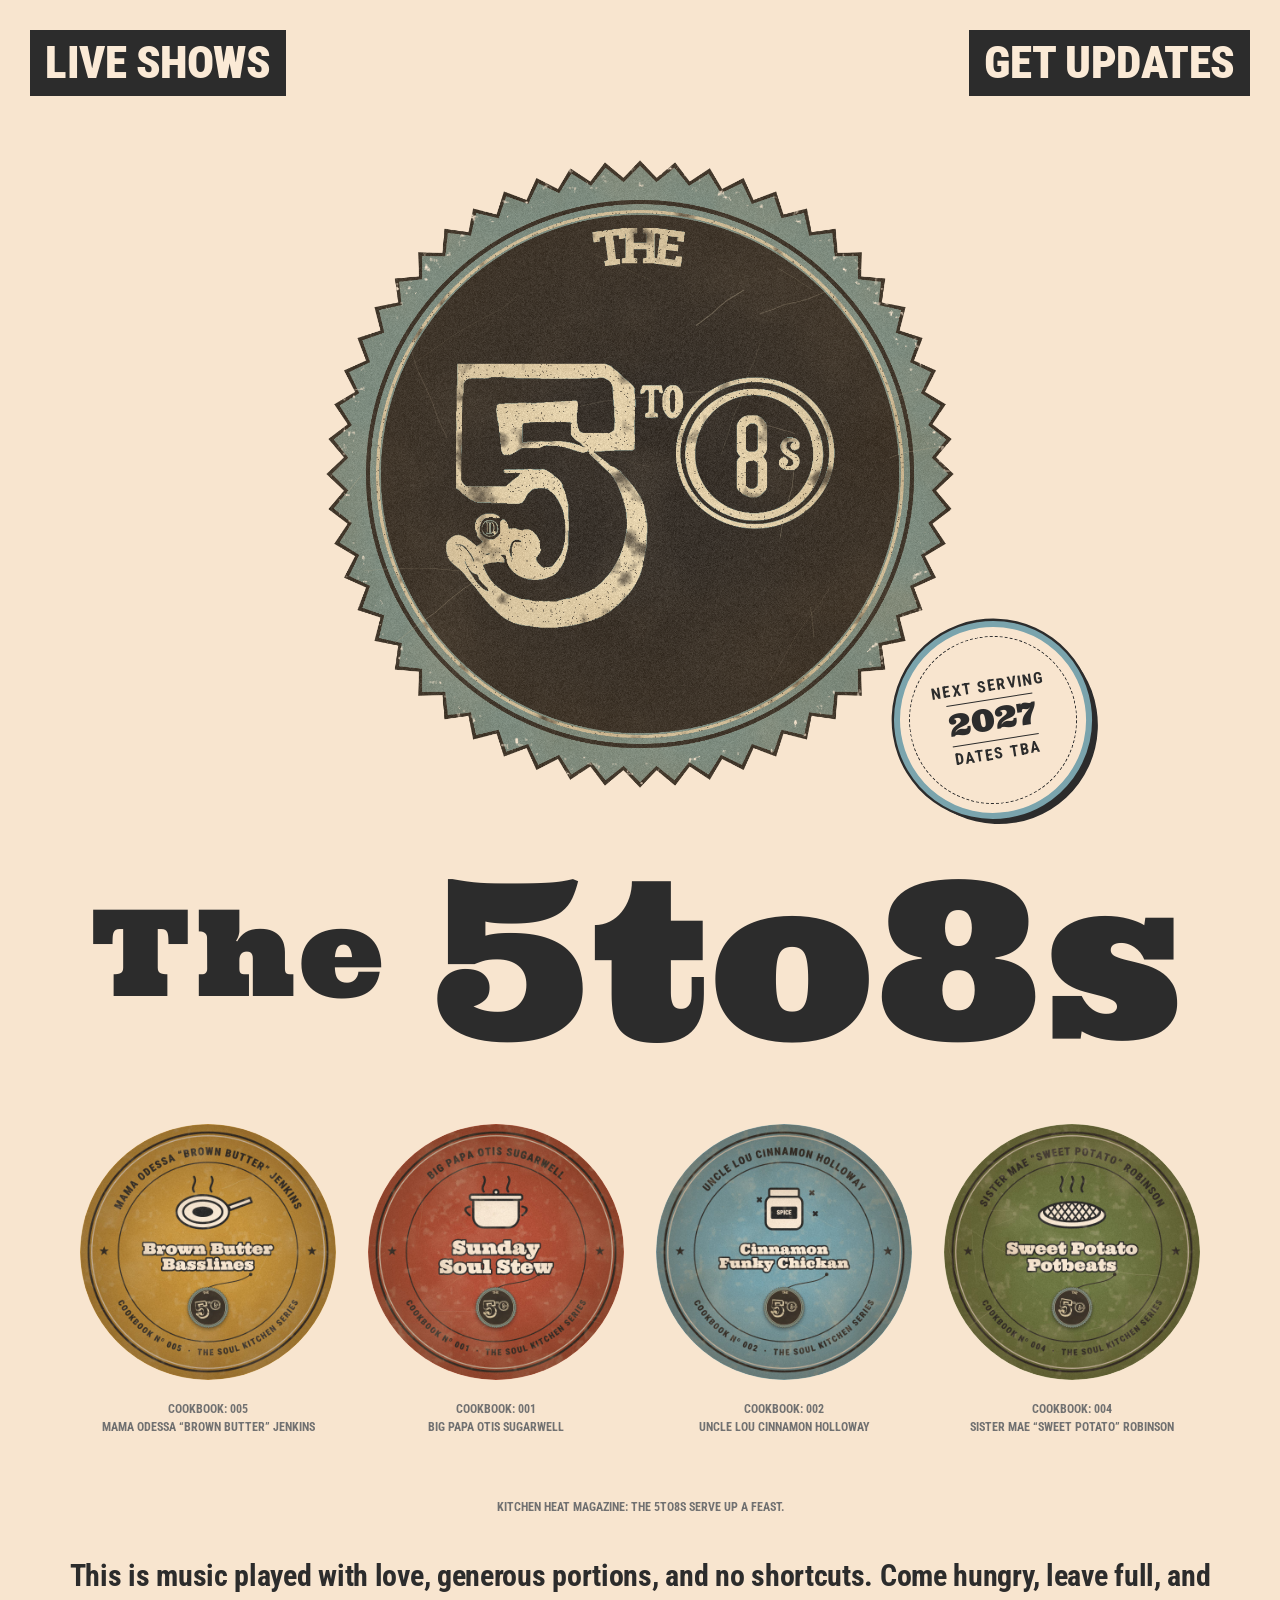
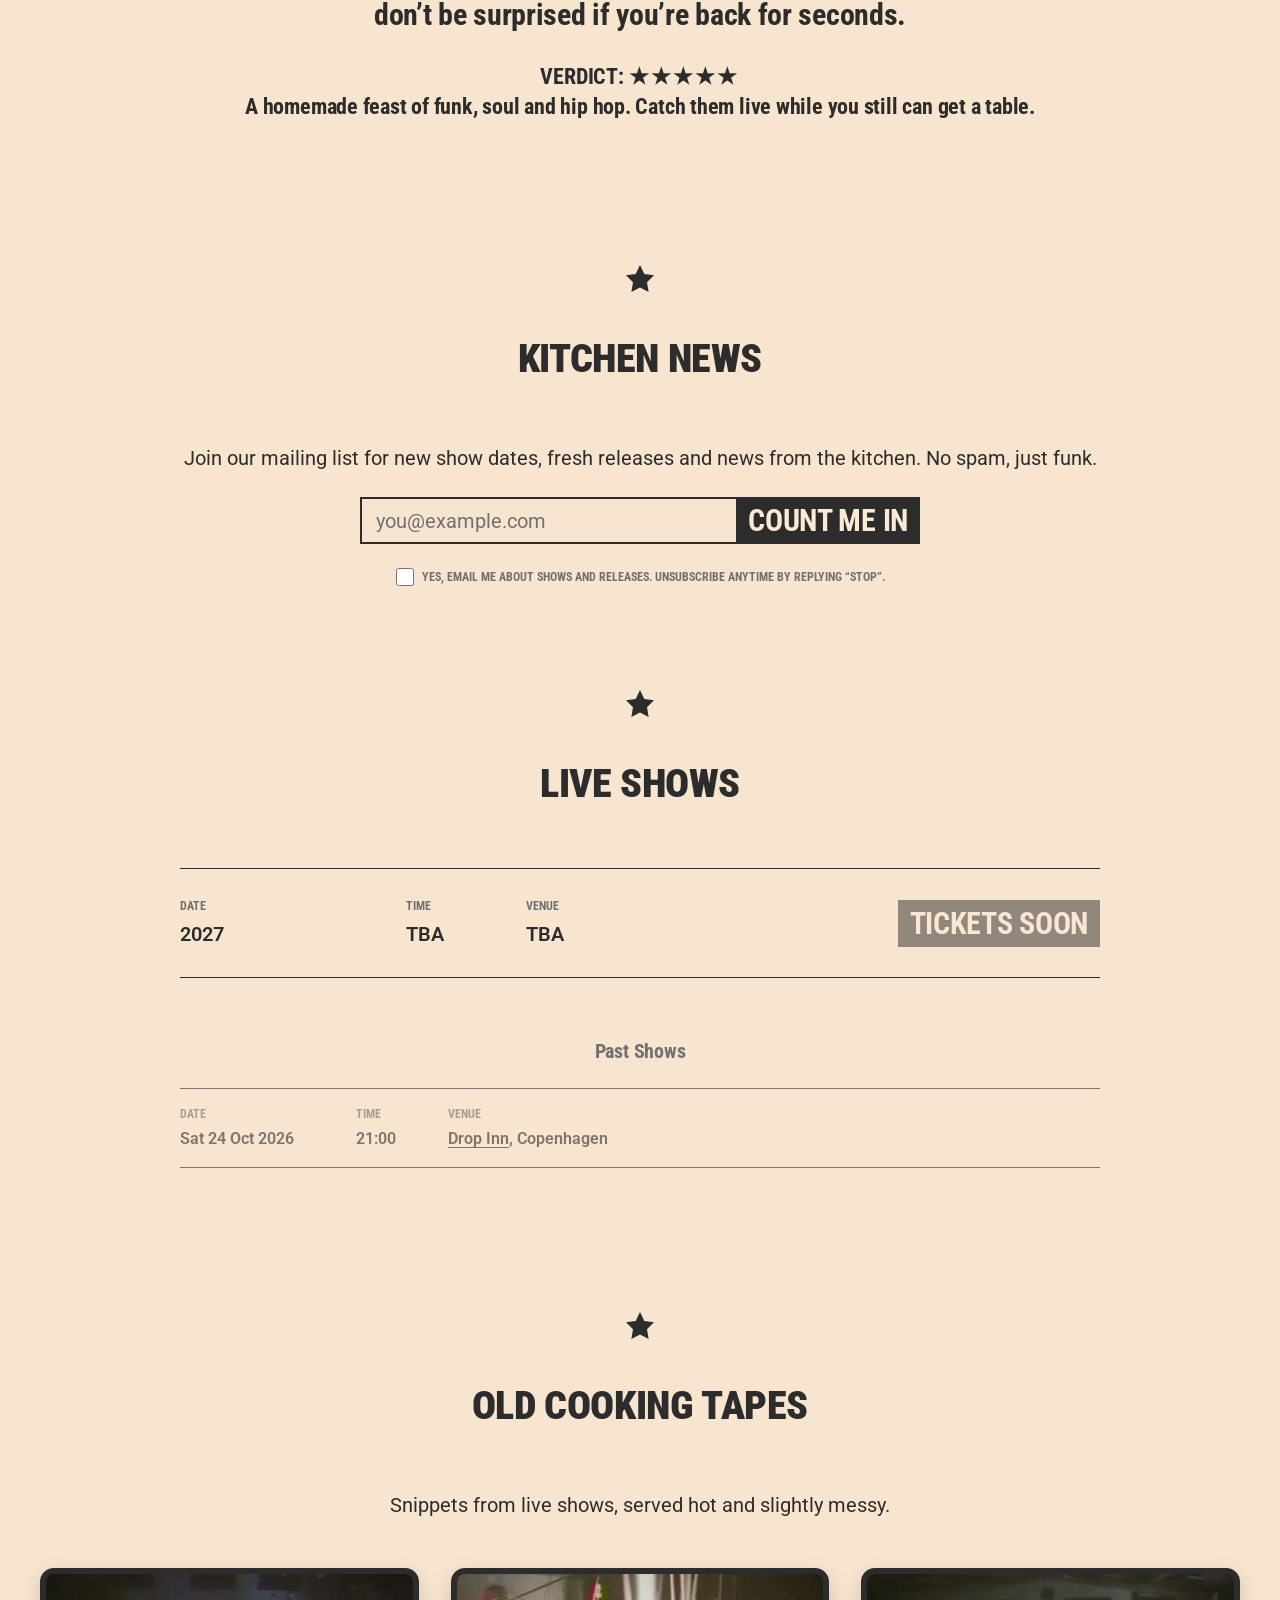
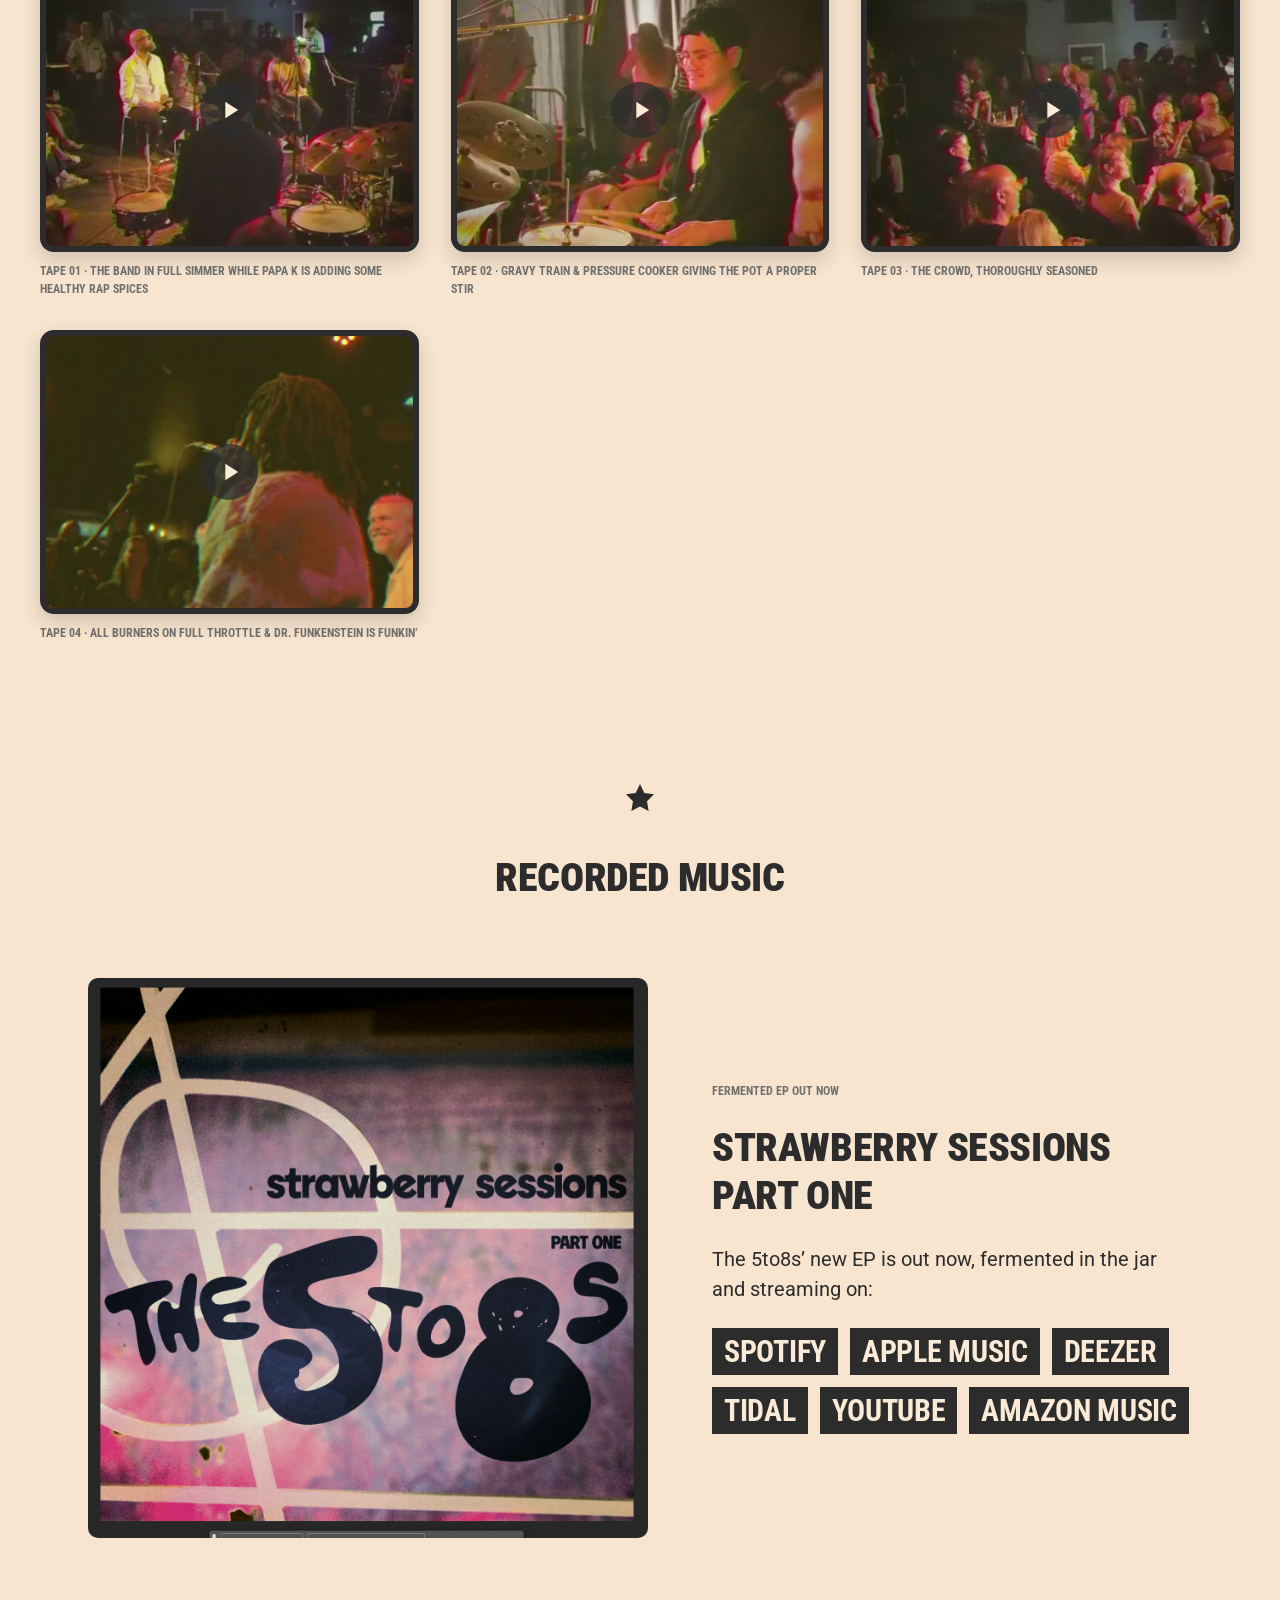
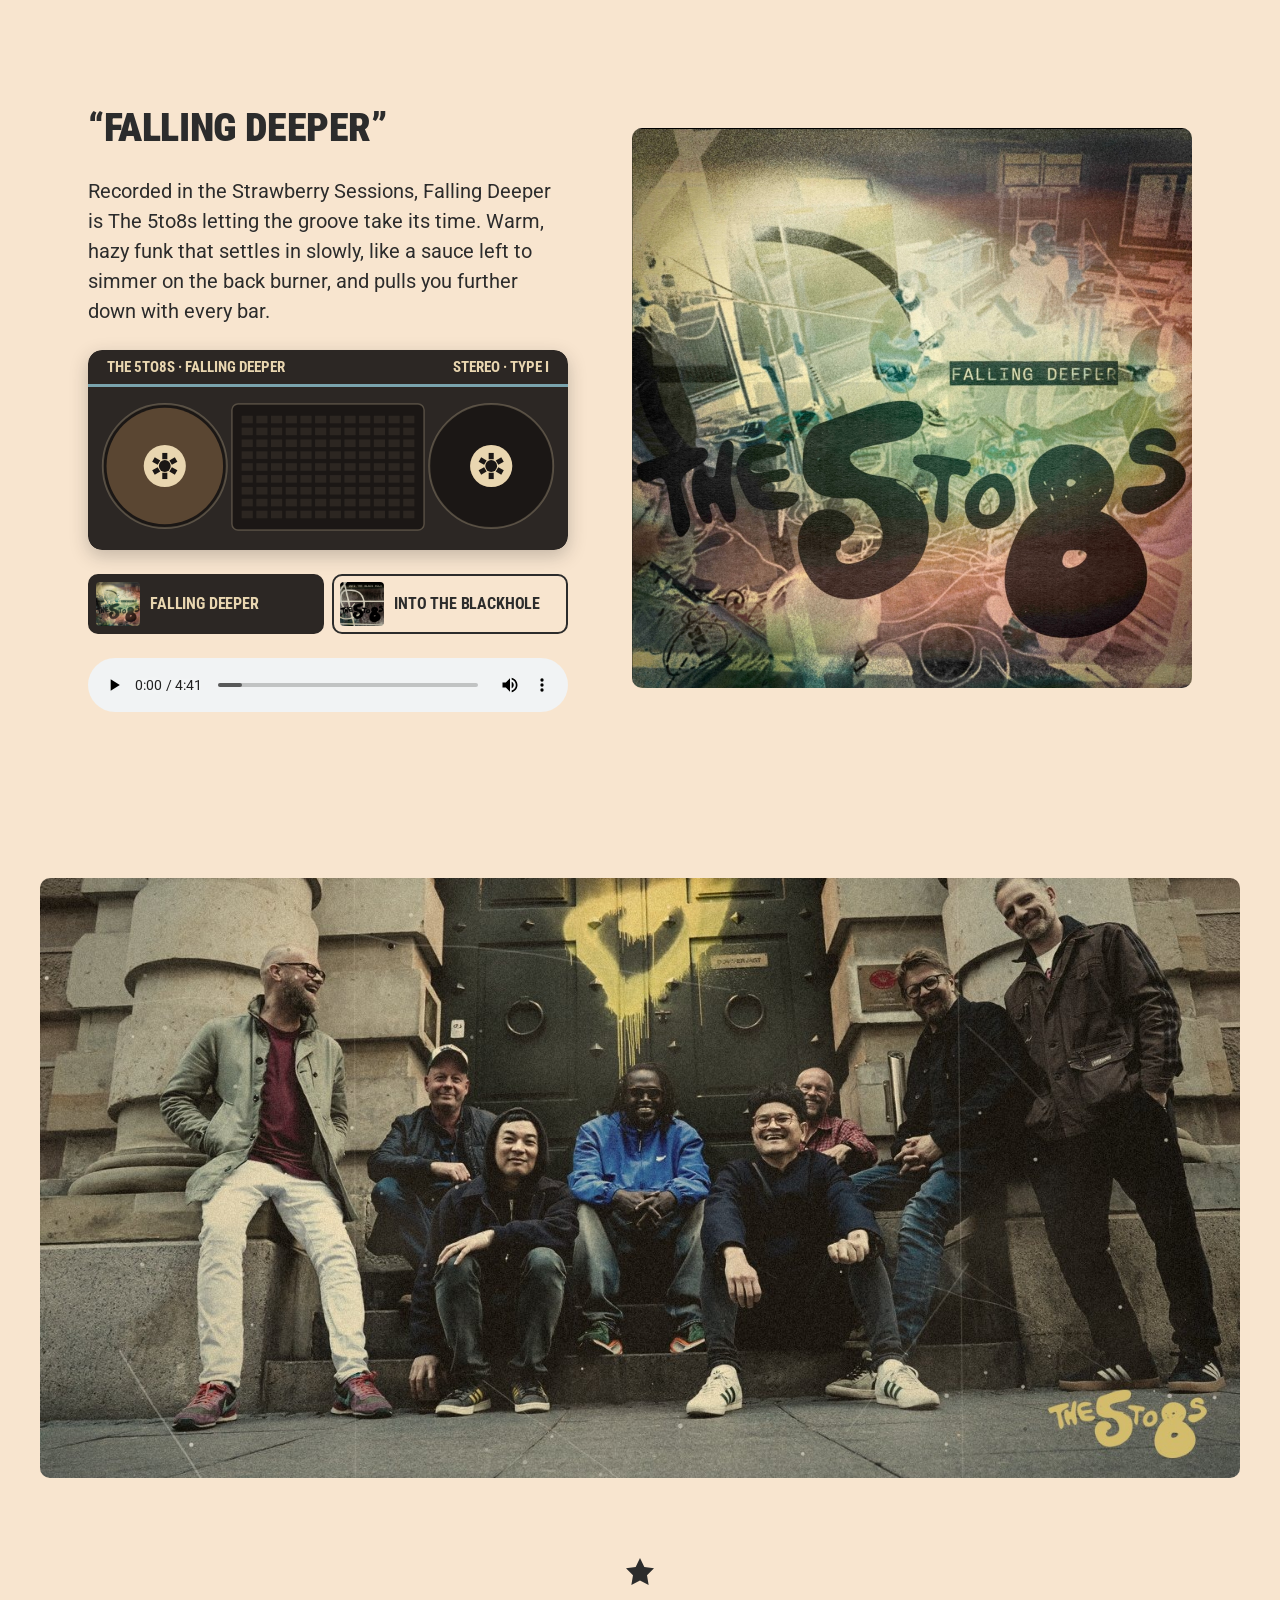
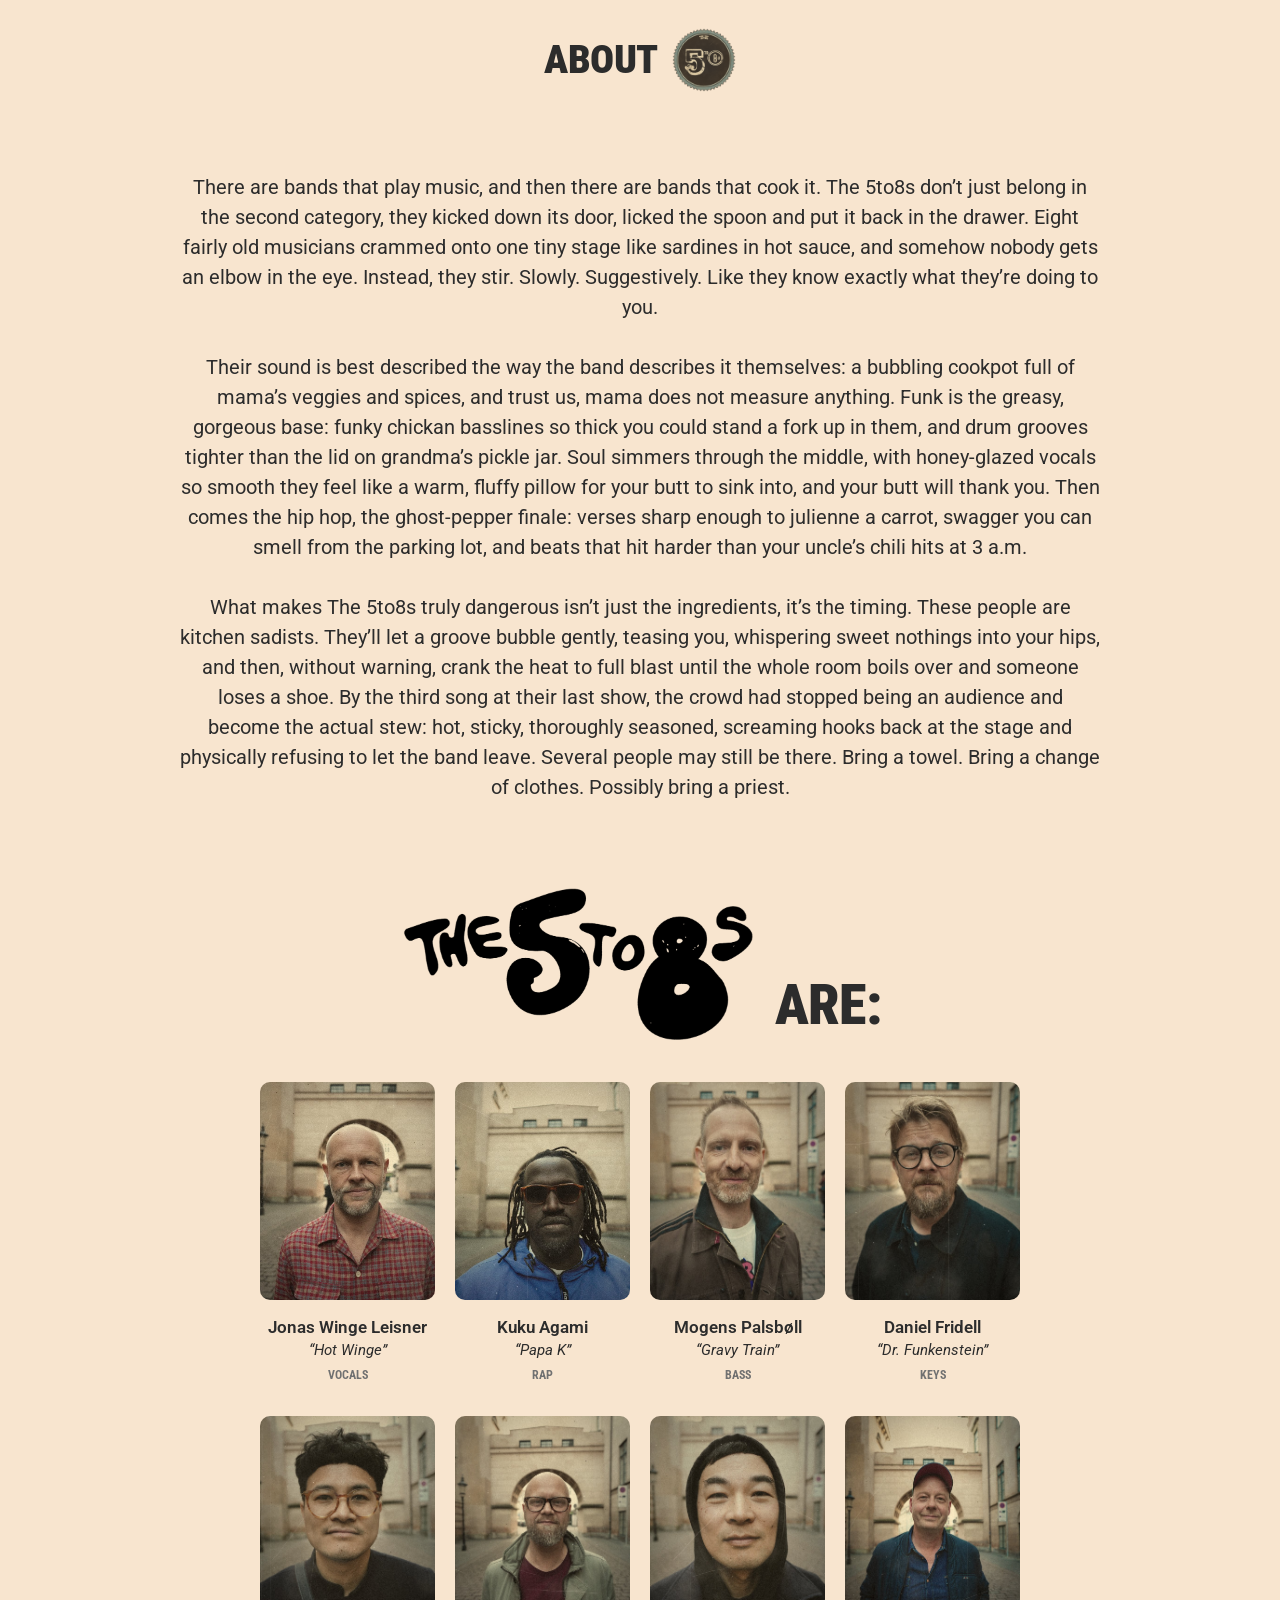
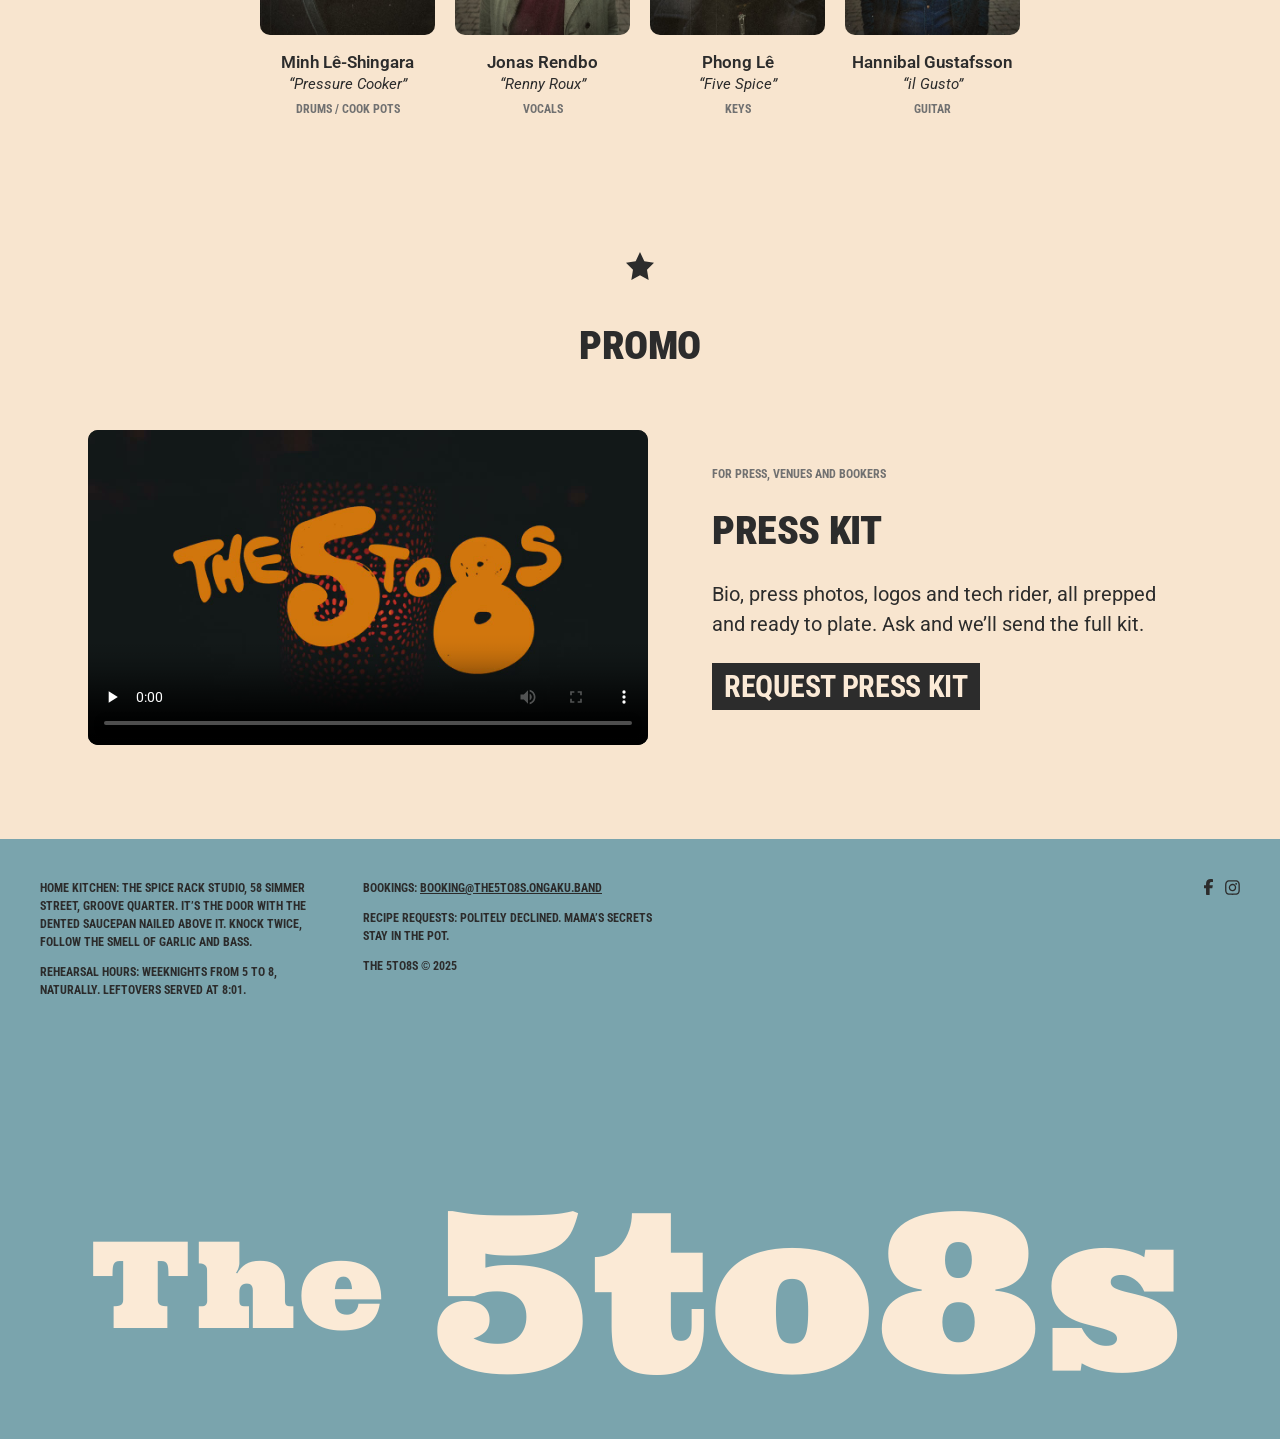
<file: index.html>
<!doctype html>
<html lang="en">
<head>
  <meta charset="utf-8">
  <meta name="viewport" content="width=device-width, initial-scale=1">
  <title>The 5to8s</title>
  <link rel="icon" href="/favicon.ico" sizes="32x32">
  <link rel="icon" href="/assets/favicon-192.png" type="image/png" sizes="192x192">
  <link rel="apple-touch-icon" href="/assets/apple-touch-icon.png">
  <link rel="preconnect" href="https://fonts.googleapis.com">
  <link rel="preconnect" href="https://fonts.gstatic.com" crossorigin>
  <link href="https://fonts.googleapis.com/css2?family=Roboto+Condensed:wght@700;900&family=Roboto:wght@400;600;700&family=Ultra&display=swap" rel="stylesheet">
  <link rel="stylesheet" href="styles.css">
  <script src="script.js" defer></script>
</head>
<body>
  <nav class="nav" id="top">
    <a class="nav__link" href="#dates">Live Shows</a>
    <a class="nav__link" href="#subscribe">Get updates</a>
  </nav>

  <header class="header">
    <div class="hero">
      <img class="hero__image" src="assets/5to8s-badge-patina.png" alt="The 5to8s logo">
      <p class="hero__badge" role="img" aria-label="Next show: 2027, dates to be announced">
        <span class="hero__badge-kicker">Next serving</span>
        <span class="hero__badge-date">2027</span>
        <span class="hero__badge-time">Dates TBA</span>
      </p>
    </div>
    <div class="title">
      <h1 class="wordmark title__wordmark"><span class="wordmark__the">The</span> 5to8s</h1>
    </div>
  </header>

  <main class="main" tabindex="-1">
    <div class="gallery">
      <figure class="gallery__item" aria-label="First of four soul kitchen cookbooks">
        <img class="gallery__image" src="assets/cookbooks/cookbook-005-odessa.jpg" alt="Round mustard cookbook cover: Brown Butter Basslines by Mama Odessa “Brown Butter” Jenkins, with a 5to8s price tag" width="1200" height="1200">
        <figcaption class="caption">Cookbook: 005<br>Mama Odessa “Brown Butter” Jenkins</figcaption>
      </figure>
      <figure class="gallery__item" aria-label="Second of four soul kitchen cookbooks">
        <img class="gallery__image" src="assets/cookbooks/cookbook-001-otis.jpg" alt="Round tomato-red cookbook cover: Sunday Soul Stew by Big Papa Otis Sugarwell, with a 5to8s price tag" width="1200" height="1200">
        <figcaption class="caption">Cookbook: 001<br>Big Papa Otis Sugarwell</figcaption>
      </figure>
      <figure class="gallery__item" aria-label="Third of four soul kitchen cookbooks">
        <img class="gallery__image" src="assets/cookbooks/cookbook-002-lou.jpg" alt="Round teal cookbook cover: Cinnamon Funky Chickan by Uncle Lou Cinnamon Holloway, with a 5to8s price tag" width="1200" height="1200">
        <figcaption class="caption">Cookbook: 002<br>Uncle Lou Cinnamon Holloway</figcaption>
      </figure>
      <figure class="gallery__item" aria-label="Fourth of four soul kitchen cookbooks">
        <img class="gallery__image" src="assets/cookbooks/cookbook-004-mae.jpg" alt="Round olive-green cookbook cover: Sweet Potato Potbeats by Sister Mae “Sweet Potato” Robinson, with a 5to8s price tag" width="1200" height="1200">
        <figcaption class="caption">Cookbook: 004<br>Sister Mae “Sweet Potato” Robinson</figcaption>
      </figure>
    </div>

    <div class="intro">
      <h2 class="caption">Kitchen Heat Magazine: The 5to8s serve up a feast.</h2>
      <p class="heading-2">This is music played with love, generous portions, and no shortcuts. Come hungry, leave full, and don’t be surprised if you’re back for seconds.</p>
      <p class="verdict"><span class="verdict__label">Verdict:</span> <span class="verdict__stars" role="img" aria-label="5 out of 5 stars">★★★★★</span><br>A homemade feast of funk, soul and hip hop. Catch them live while you still can get a table.</p>
    </div>

    <section class="signup-section" id="subscribe" aria-labelledby="subscribe-title">
      <div class="agenda__title">
        <img class="star" src="assets/star.svg" alt="" role="presentation">
        <h2 class="heading-1" id="subscribe-title">Kitchen News</h2>
      </div>
      <form class="signup" action="/subscribe" method="post" aria-labelledby="subscribe-title">
        <p class="body">Join our mailing list for new show dates, fresh releases and news from the kitchen. No spam, just funk.</p>
        <div class="signup__row">
          <label class="visually-hidden" for="signup-email">Email address</label>
          <input class="signup__input" id="signup-email" type="email" name="email" placeholder="you@example.com" autocomplete="email" required>
          <button class="ticket-link signup__button" type="submit">Count me in</button>
        </div>
        <div class="signup__trap" aria-hidden="true">
          <label for="signup-website">Leave this empty</label>
          <input id="signup-website" type="text" name="website" tabindex="-1" autocomplete="off">
        </div>
        <label class="signup__consent caption">
          <input type="checkbox" name="consent" value="yes" required>
          <span>Yes, email me about shows and releases. Unsubscribe anytime by replying “stop”.</span>
        </label>
        <p class="signup__status body-2" role="status" hidden></p>
      </form>
    </section>

    <section class="agenda" id="dates" aria-labelledby="dates-title">
      <div class="agenda__inner">
        <div class="agenda__title">
          <img class="star" src="assets/star.svg" alt="" role="presentation">
          <h2 class="heading-1" id="dates-title">Live Shows</h2>
        </div>
        <article class="show" aria-label="Upcoming concert in 2027, details to be announced">
          <dl class="show__info">
            <div class="show__field">
              <dt class="caption">Date</dt>
              <dd><time datetime="2027">2027</time></dd>
            </div>
            <div class="show__field">
              <dt class="caption">Time</dt>
              <dd>TBA</dd>
            </div>
            <div class="show__field">
              <dt class="caption">Venue</dt>
              <dd>TBA</dd>
            </div>
          </dl>
          <span class="ticket-link ticket-link--soon show__tickets">Tickets soon</span>
        </article>
        <article class="show" aria-label="Concert at Drop Inn, Copenhagen" data-ends="2026-10-24T23:30+02:00">
          <dl class="show__info">
            <div class="show__field">
              <dt class="caption">Date</dt>
              <dd><time datetime="2026-10-24">Sat 24 Oct 2026</time></dd>
            </div>
            <div class="show__field">
              <dt class="caption">Time</dt>
              <dd><time datetime="2026-10-24T21:00">21:00</time>–<time datetime="2026-10-24T23:30">23:30</time></dd>
            </div>
            <div class="show__field">
              <dt class="caption">Venue</dt>
              <dd><a class="venue-link" href="https://drop-inn.dk/event/the-5to8s-13/" target="_blank" rel="noopener">Drop Inn</a>, Copenhagen</dd>
            </div>
          </dl>
          <a class="ticket-link show__tickets" href="https://place2book.com/da/sw2/sales/3f22m9nqsd" target="_blank" rel="noopener">Tickets</a>
        </article>
        <div class="agenda__past" hidden>
          <h3 class="heading-2 agenda__past-title">Past Shows</h3>
        </div>
      </div>
    </section>

    <section class="clips" id="live-cooking" aria-labelledby="live-cooking-title">
      <div class="section-title">
        <img class="star" src="assets/star.svg" alt="" role="presentation">
        <h2 class="heading-1" id="live-cooking-title">Old Cooking Tapes</h2>
      </div>
      <p class="body clips__intro">Snippets from live shows, served hot and slightly messy.</p>
      <ul class="clips__grid">
        <li class="clip">
          <div class="screen">
            <video class="screen__video" src="assets/live-cooking-sessions/web/live-cooking-1.mp4" poster="assets/live-cooking-sessions/web/live-cooking-1.jpg" preload="none" playsinline></video>
            <button class="screen__button" type="button" aria-label="Play Tape 01: The band in full simmer while Kuku is adding some healthy rap spices">
              <svg class="screen__icon" viewBox="0 0 24 24" width="28" height="28" aria-hidden="true"><path d="M8 5v14l11-7z" fill="currentColor"/></svg>
            </button>
          </div>
          <p class="caption">Tape 01 · The band in full simmer while Papa K is adding some healthy rap spices</p>
        </li>
        <li class="clip">
          <div class="screen">
            <video class="screen__video" src="assets/live-cooking-sessions/web/live-cooking-2.mp4" poster="assets/live-cooking-sessions/web/live-cooking-2.jpg" preload="none" playsinline></video>
            <button class="screen__button" type="button" aria-label="Play Tape 02: Pressure Cooker gives the pot a proper stir">
              <svg class="screen__icon" viewBox="0 0 24 24" width="28" height="28" aria-hidden="true"><path d="M8 5v14l11-7z" fill="currentColor"/></svg>
            </button>
          </div>
          <p class="caption">Tape 02 · Gravy Train & Pressure Cooker giving the pot a proper stir</p>
        </li>
        <li class="clip">
          <div class="screen">
            <video class="screen__video" src="assets/live-cooking-sessions/web/live-cooking-3.mp4" poster="assets/live-cooking-sessions/web/live-cooking-3.jpg" preload="none" playsinline></video>
            <button class="screen__button" type="button" aria-label="Play Tape 03: The crowd, thoroughly seasoned">
              <svg class="screen__icon" viewBox="0 0 24 24" width="28" height="28" aria-hidden="true"><path d="M8 5v14l11-7z" fill="currentColor"/></svg>
            </button>
          </div>
          <p class="caption">Tape 03 · The crowd, thoroughly seasoned</p>
        </li>
        <li class="clip">
          <div class="screen">
            <video class="screen__video" src="assets/live-cooking-sessions/web/live-cooking-4.mp4" poster="assets/live-cooking-sessions/web/live-cooking-4.jpg" preload="none" playsinline></video>
            <button class="screen__button" type="button" aria-label="Play Tape 04: All burners on full throttle">
              <svg class="screen__icon" viewBox="0 0 24 24" width="28" height="28" aria-hidden="true"><path d="M8 5v14l11-7z" fill="currentColor"/></svg>
            </button>
          </div>
          <p class="caption">Tape 04 · All burners on full throttle & Dr. Funkenstein is funkin’</p>
        </li>
      </ul>
    </section>

    <div class="section-title" id="music">
      <img class="star" src="assets/star.svg" alt="" role="presentation">
      <h2 class="heading-1">Recorded Music</h2>
    </div>

    <section class="feature" aria-labelledby="ep-title">
      <img class="feature__image" src="assets/ep25-1/strawb_part1.png" alt="Cover of The 5to8s EP Strawberry Sessions Part One" width="1316" height="1320">
      <div class="feature__text">
        <p class="caption">Fermented EP out now</p>
        <h2 class="heading-1" id="ep-title">Strawberry Sessions<br>Part One</h2>
        <p class="body">The 5to8s’ new EP is out now, fermented in the jar and streaming on:</p>
        <div class="feature__links">
          <a class="ticket-link" href="https://open.spotify.com/artist/1uUSp0acft7EnJRGdNaRUE" target="_blank" rel="noopener">Spotify</a>
          <a class="ticket-link" href="https://music.apple.com/dk/artist/the-5to8s/1800322463" target="_blank" rel="noopener">Apple Music</a>
          <a class="ticket-link" href="https://www.deezer.com/en/artist/306555381" target="_blank" rel="noopener">Deezer</a>
          <a class="ticket-link" href="https://tidal.com/artist/55258732" target="_blank" rel="noopener">Tidal</a>
          <a class="ticket-link" href="https://www.youtube.com/channel/UC953IoEUAuyRgRUhUJ8FzOg" target="_blank" rel="noopener">YouTube</a>
          <a class="ticket-link" href="https://music.amazon.com/artists/B0DZBYPGWS/the-5to8s" target="_blank" rel="noopener">Amazon Music</a>
        </div>
      </div>
    </section>

    <section class="feature feature--reverse" aria-labelledby="single-title">
      <img class="feature__image" src="assets/single25/FALLIN%20DEEPER%2021%20Feb.jpeg" alt="Cover of the single Falling Deeper by The 5to8s" width="1898" height="1901">
      <div class="feature__text">
        <h2 class="heading-1" id="single-title">“Falling Deeper”</h2>
        <p class="body">Recorded in the Strawberry Sessions, Falling Deeper is The 5to8s letting the groove take its time. Warm, hazy funk that settles in slowly, like a sauce left to simmer on the back burner, and pulls you further down with every bar.</p>
        <canvas class="tape-deck" aria-hidden="true"></canvas>
        <div class="tape-rack" role="group" aria-label="Choose a song">
          <button type="button" class="tape-rack__tape" aria-pressed="true"
            data-src="assets/single25/FALLIN%20DEEPER%2021%20Feb.mp3"
            data-cover="assets/single25/FALLIN%20DEEPER%2021%20Feb.jpeg" data-cover-alt="Cover of the single Falling Deeper by The 5to8s" data-cover-width="1898" data-cover-height="1901"
            data-title="“Falling Deeper”" data-label="FALLING DEEPER"
            data-body="Recorded in the Strawberry Sessions, Falling Deeper is The 5to8s letting the groove take its time. Warm, hazy funk that settles in slowly, like a sauce left to simmer on the back burner, and pulls you further down with every bar.">
            <img class="tape-rack__cover" src="assets/single25/FALLIN%20DEEPER%2021%20Feb.jpeg" alt="" width="44" height="44">
            <span>Falling Deeper</span>
          </button>
          <button type="button" class="tape-rack__tape" aria-pressed="false"
            data-src="assets/single25/Into%20The%20Blackhole.mp3"
            data-cover="assets/single25/Into%20The%20Blackhole.png" data-cover-alt="Cover of the single Into The Black Hole by The 5to8s" data-cover-width="1024" data-cover-height="1024"
            data-title="“Into The Blackhole”" data-label="INTO THE BLACKHOLE"
            data-body="The 5to8s have turned off the kitchen lights. Dark, mysterious funk with a slow, heavy pull: brooding bass, smoky soul and a hip hop twist just when you think you know where it’s headed. Fair warning: there’s no coming back out.">
            <img class="tape-rack__cover" src="assets/single25/Into%20The%20Blackhole.png" alt="" width="44" height="44" loading="lazy">
            <span>Into The Blackhole</span>
          </button>
        </div>
        <audio class="feature__audio" controls preload="metadata" src="assets/single25/FALLIN%20DEEPER%2021%20Feb.mp3">
          Your browser can’t play this audio. <a href="assets/single25/FALLIN%20DEEPER%2021%20Feb.mp3">Download “Falling Deeper”</a>.
        </audio>
      </div>
    </section>

    <div class="about" id="about">
      <img class="about__image" src="assets/DSC01002-patina.jpg" alt="The 5to8s band members smiling on stone steps in front of a green door">
      <div class="agenda__title">
        <img class="star" src="assets/star.svg" alt="" role="presentation">
        <div class="about__heading">
          <h2 class="heading-1">About</h2>
          <img class="about__badge" src="assets/5to8s-badge-small.png" alt="" role="presentation" width="64" height="64">
        </div>
      </div>
      <div class="body about__text">
        <p>There are bands that play music, and then there are bands that cook it. The 5to8s don’t just belong in the second category, they kicked down its door, licked the spoon and put it back in the drawer. Eight fairly old musicians crammed onto one tiny stage like sardines in hot sauce, and somehow nobody gets an elbow in the eye. Instead, they stir. Slowly. Suggestively. Like they know exactly what they’re doing to you.</p>
        <p>Their sound is best described the way the band describes it themselves: a bubbling cookpot full of mama’s veggies and spices, and trust us, mama does not measure anything. Funk is the greasy, gorgeous base: funky chickan basslines so thick you could stand a fork up in them, and drum grooves tighter than the lid on grandma’s pickle jar. Soul simmers through the middle, with honey-glazed vocals so smooth they feel like a warm, fluffy pillow for your butt to sink into, and your butt will thank you. Then comes the hip hop, the ghost-pepper finale: verses sharp enough to julienne a carrot, swagger you can smell from the parking lot, and beats that hit harder than your uncle’s chili hits at 3 a.m.</p>
        <p>What makes The 5to8s truly dangerous isn’t just the ingredients, it’s the timing. These people are kitchen sadists. They’ll let a groove bubble gently, teasing you, whispering sweet nothings into your hips, and then, without warning, crank the heat to full blast until the whole room boils over and someone loses a shoe. By the third song at their last show, the crowd had stopped being an audience and become the actual stew: hot, sticky, thoroughly seasoned, screaming hooks back at the stage and physically refusing to let the band leave. Several people may still be there. Bring a towel. Bring a change of clothes. Possibly bring a priest.</p>
      </div>
      <h3 class="members__title">
        <img class="members__wordmark" src="assets/5to8s-wordmark-black.png" alt="The 5to8s" width="1081" height="479">
        <span class="heading-1">are:</span>
      </h3>
      <ul class="members" aria-label="Band members">
        <li class="member">
          <img class="member__photo" src="assets/group-members/patina/DSC01021.jpg" alt="Portrait of Hannibal “Hanni Hollandaise” Gustafsson, guitar" loading="lazy">
          <p class="member__name body-2">Hannibal Gustafsson</p>
          <p class="member__nick">“il Gusto”</p>
          <p class="member__role caption">Guitar</p>
        </li>
        <li class="member">
          <img class="member__photo" src="assets/group-members/patina/DSC01028.jpg" alt="Portrait of Jonas “Buffalo Winge” Winge Leisner, vocals" loading="lazy">
          <p class="member__name body-2">Jonas Winge Leisner</p>
          <p class="member__nick">“Hot Winge”</p>
          <p class="member__role caption">Vocals</p>
        </li>
        <li class="member">
          <img class="member__photo" src="assets/group-members/patina/DSC01031.jpg" alt="Portrait of Minh “Pressure Cooker” Le-Shingara, drums / cook pots" loading="lazy">
          <p class="member__name body-2">Minh Lê-Shingara</p>
          <p class="member__nick">“Pressure Cooker”</p>
          <p class="member__role caption">Drums / Cook Pots</p>
        </li>
        <li class="member">
          <img class="member__photo" src="assets/group-members/patina/DSC01032.jpg" alt="Portrait of Phong “Five Spice” Le, keys" loading="lazy">
          <p class="member__name body-2">Phong Lê</p>
          <p class="member__nick">“Five Spice”</p>
          <p class="member__role caption">Keys</p>
        </li>
        <li class="member">
          <img class="member__photo" src="assets/group-members/patina/DSC01036.jpg" alt="Portrait of Mogens “Gravy Train” Palsbøll, bass" loading="lazy">
          <p class="member__name body-2">Mogens Palsbøll</p>
          <p class="member__nick">“Gravy Train”</p>
          <p class="member__role caption">Bass</p>
        </li>
        <li class="member">
          <img class="member__photo" src="assets/group-members/patina/DSC01040.jpg" alt="Portrait of Daniel “Doctor Dumpling” Fridell, keys" loading="lazy">
          <p class="member__name body-2">Daniel Fridell</p>
          <p class="member__nick">“Dr. Funkenstein”</p>
          <p class="member__role caption">Keys</p>
        </li>
        <li class="member">
          <img class="member__photo" src="assets/group-members/patina/DSC01045.jpg" alt="Portrait of Kuku “Papa Jollof” Agami, rap" loading="lazy">
          <p class="member__name body-2">Kuku Agami</p>
          <p class="member__nick">“Papa K”</p>
          <p class="member__role caption">Rap</p>
        </li>
        <li class="member">
          <img class="member__photo" src="assets/group-members/patina/DSC01047.jpg" alt="Portrait of Jonas “Renny Roux” Rendbo, vocals" loading="lazy">
          <p class="member__name body-2">Jonas Rendbo</p>
          <p class="member__nick">“Renny Roux”</p>
          <p class="member__role caption">Vocals</p>
        </li>
      </ul>
    </div>

    <section class="promo" id="promo" aria-labelledby="promo-title">
      <div class="section-title">
        <img class="star" src="assets/star.svg" alt="" role="presentation">
        <h2 class="heading-1" id="promo-title">Promo</h2>
      </div>
      <div class="feature promo__feature">
        <video class="promo__video" src="assets/promo/web/promo.mp4" poster="assets/promo/web/promo.jpg" controls preload="none" playsinline width="1280" height="720">
          Your browser can’t play this video. <a href="assets/promo/web/promo.mp4">Download the promo video</a>.
        </video>
        <div class="feature__text">
          <p class="caption">For press, venues and bookers</p>
          <h3 class="heading-1">Press kit</h3>
          <p class="body">Bio, press photos, logos and tech rider, all prepped and ready to plate. Ask and we’ll send the full kit.</p>
          <div class="feature__links">
            <a class="ticket-link" href="mailto:booking@the5to8s.ongaku.band?subject=Press%20kit%20request">Request press kit</a>
          </div>
        </div>
      </div>
    </section>
  </main>

  <footer class="footer" id="contact">
    <div class="footer__top">
      <div class="footer__links caption">
        <div class="footer__col">
          <p><strong>Home kitchen:</strong> The Spice Rack Studio, 58 Simmer Street, Groove Quarter. It’s the door with the dented saucepan nailed above it. Knock twice, follow the smell of garlic and bass.</p>
          <p><strong>Rehearsal hours:</strong> Weeknights from 5 to 8, naturally. Leftovers served at 8:01.</p>
        </div>
        <div class="footer__col">
          <p><strong>Bookings:</strong> <a href="mailto:booking@the5to8s.ongaku.band">booking@the5to8s.ongaku.band</a></p>
          <p><strong>Recipe requests:</strong> Politely declined. Mama’s secrets stay in the pot.</p>
          <p>The 5to8s © 2025</p>
        </div>
      </div>
      <div class="social">
        <a href="https://www.facebook.com/share/1JqhNDqdkV/?mibextid=wwXIfr" target="_blank" rel="noopener"><img src="assets/facebook.svg" alt="The 5to8s on Facebook" width="8.761" height="15.66"></a>
        <a href="https://www.instagram.com/5to8s/" target="_blank" rel="noopener"><img src="assets/instagram.svg" alt="The 5to8s on Instagram" width="14.982" height="14.982"></a>
      </div>
    </div>
    <p class="wordmark footer__wordmark"><span class="wordmark__the">The</span> 5to8s</p>
  </footer>

  <nav class="jump" aria-label="Jump to section">
    <button class="jump__toggle" type="button" aria-expanded="false" aria-controls="jump-menu">
      <span class="visually-hidden">Jump to section</span>
      <svg class="jump__icon jump__icon--open" viewBox="0 0 24 24" width="22" height="22" aria-hidden="true"><path d="M5 7h14M5 12h14M5 17h14" stroke="currentColor" stroke-width="2.5" stroke-linecap="round"/></svg>
      <svg class="jump__icon jump__icon--close" viewBox="0 0 24 24" width="22" height="22" aria-hidden="true"><path d="M6 6l12 12M18 6L6 18" stroke="currentColor" stroke-width="2.5" stroke-linecap="round"/></svg>
    </button>
    <ul class="jump__menu" id="jump-menu" hidden>
      <li><a href="#top">Top</a></li>
      <li><a href="#subscribe">Get updates</a></li>
      <li><a href="#dates">Live Shows</a></li>
      <li><a href="#live-cooking">Old Cooking Tapes</a></li>
      <li><a href="#music">Recorded Music</a></li>
      <li><a href="#about">About</a></li>
      <li><a href="#promo">Promo</a></li>
      <li><a href="#contact">Contact</a></li>
    </ul>
  </nav>
</body>
</html>
</file>
<file: styles.css>
/* ---------- Design tokens (from Figma) ---------- */
:root {
  /* Colors */
  --color-background-1: #f8e5cf;
  --color-background-2: #7aa4ad;
  --color-accent-1: #2c2c2c;
  --color-accent-on-1: #fbead6;
  --color-text-link: #fbead6;
  --color-text-body-1: #2c2c2c;
  --color-text-headline-1: #2c2c2c;
  --color-text-captions: #717171;
  --color-divider-1: #2c2c2c;

  /* Font families */
  --font-condensed: "Roboto Condensed", "Arial Narrow", sans-serif;
  --font-body: "Roboto", system-ui, sans-serif;
  --font-display: "Ultra", Georgia, serif;

  /* Text styles: Link */
  --link-font: 900 45px/1.2 var(--font-condensed);
  --link-tracking: -0.01em;

  /* Text styles: Heading 1 */
  --heading-1-font: 900 40px/1.2 var(--font-condensed);
  --heading-1-tracking: -0.01em;

  /* Text styles: Heading 2 */
  --heading-2-font: 700 30px/1.3 var(--font-condensed);
  --heading-2-tracking: -0.01em;

  /* Text styles: Caption */
  --caption-font: 700 12px/1.5 var(--font-condensed);

  /* Text styles: Wordmark */
  --wordmark-font: 400 clamp(64px, 17vw, 240px)/1 var(--font-display);
  --wordmark-tracking: 0.02em;

  /* Text styles: Body / Body 2 */
  --body-font: 400 20px/1.5 var(--font-body);
  --body-2-font: 600 20px/1.5 var(--font-body);
}

/* ---------- Base ---------- */
*,
*::before,
*::after {
  box-sizing: border-box;
}

html {
  scroll-behavior: smooth;
  /* Keep iOS from enlarging text in landscape and from zooming out after rotating back */
  -webkit-text-size-adjust: 100%;
  text-size-adjust: 100%;
  overflow-x: clip;
}

@media (prefers-reduced-motion: reduce) {
  html {
    scroll-behavior: auto;
  }
}

body {
  margin: 0;
  background: var(--color-background-1);
  color: var(--color-text-body-1);
  font: var(--body-font);
  display: flex;
  flex-direction: column;
  gap: 16px;
}

h1, h2, h3, p, figure {
  margin: 0;
}

img {
  display: block;
  max-width: 100%;
}

a {
  color: inherit;
}

.visually-hidden {
  position: absolute;
  width: 1px;
  height: 1px;
  overflow: hidden;
  clip: rect(0 0 0 0);
  white-space: nowrap;
}

/* ---------- Text styles ---------- */
.heading-1 {
  font: var(--heading-1-font);
  letter-spacing: var(--heading-1-tracking);
  color: var(--color-text-headline-1);
  text-transform: uppercase;
  text-align: center;
}

.heading-2 {
  font: var(--heading-2-font);
  letter-spacing: var(--heading-2-tracking);
  color: var(--color-text-body-1);
}

.caption {
  font: var(--caption-font);
  color: var(--color-text-captions);
  text-transform: uppercase;
}

.body {
  font: var(--body-font);
}

.body-2 {
  font: var(--body-2-font);
}

.wordmark {
  font: var(--wordmark-font);
  letter-spacing: var(--wordmark-tracking);
  text-align: center;
  white-space: nowrap;
}

.star {
  width: 30px;
  height: 30px;
  padding: 0 0.735px 2.865px; /* Figma inset 0 2.45% 9.55% */
}

/* ---------- Navigation ---------- */
.nav {
  display: flex;
  justify-content: space-between;
  align-items: flex-start;
  height: 138px;
  padding: 30px 30px 0;
}

.nav__link {
  background: var(--color-accent-1);
  color: var(--color-text-link);
  font: var(--link-font);
  letter-spacing: var(--link-tracking);
  text-transform: uppercase;
  text-decoration: none;
  white-space: nowrap;
  padding: 6px 15px;
}

/* ---------- Header ---------- */
.header {
  display: flex;
  flex-direction: column;
  gap: 16px;
}

.hero {
  position: relative;
  display: flex;
  justify-content: center;
  height: 640px;
}

.hero__image {
  width: 640px;
  height: 640px;
  object-fit: cover;
}

/* Plate-style stamp; all inner sizes are in em, so font-size scales the whole badge */
.hero__badge {
  position: absolute;
  bottom: -24.5px;
  /* Badge sits 188.5px from the right edge of the 1280px frame */
  left: calc(50% + 640px - 188.5px - 197.5px);
  font-size: 19.75px;
  width: 10em;
  height: 10em;
  margin: 0;
  display: flex;
  flex-direction: column;
  align-items: center;
  justify-content: center;
  gap: 0.25em;
  border-radius: 50%;
  background: var(--color-background-1);
  color: var(--color-accent-1);
  border: 0.35em solid var(--color-background-2);
  box-shadow: 0 0 0 0.12em var(--color-accent-1), 0.25em 0.3em 0 var(--color-accent-1);
  transform: rotate(-9deg);
  text-align: center;
  text-transform: uppercase;
}

/* Inner rim of the plate */
.hero__badge::before {
  content: "";
  position: absolute;
  inset: 0.45em;
  border: 0.1em dashed var(--color-accent-1);
  border-radius: 50%;
}

.hero__badge-kicker,
.hero__badge-time {
  font: 700 0.8em/1 var(--font-condensed);
  letter-spacing: 0.08em;
}

.hero__badge-date {
  font: 400 1.55em/1 var(--font-display);
  padding-block: 0.15em;
  border-block: 0.06em solid var(--color-accent-1);
}

.title {
  display: flex;
  flex-direction: column;
  align-items: center;
  padding: 40px 50px;
}

.title__wordmark {
  color: var(--color-text-headline-1);
}

.wordmark__the {
  font-size: 0.55em;
  vertical-align: 0.35em;
  margin-right: -0.2em; /* pull in the full-size space before "5to8s" */
}

/* ---------- Main ---------- */
.main {
  display: flex;
  flex-direction: column;
  gap: 16px;
}

.intro {
  display: flex;
  flex-direction: column;
  align-items: center;
  gap: 40px;
  padding: 46px 40px 126px;
  text-align: center;
}

.verdict {
  max-width: 860px;
  margin-top: -12px;
  font: 700 22px/1.4 var(--font-condensed);
  letter-spacing: -0.01em;
  color: var(--color-text-body-1);
  text-wrap: balance;
}

.verdict__label {
  text-transform: uppercase;
}

.verdict__stars {
  letter-spacing: 0.1em;
}

.feature {
  display: flex;
  align-items: center;
  justify-content: center;
  gap: 64px;
  padding: 0 40px 150px;
}

.feature__image {
  width: 100%;
  max-width: 560px;
  height: auto;
  aspect-ratio: 1;
  object-fit: cover;
  border-radius: 10px;
}

.feature__text {
  flex: 1;
  min-width: 0;
  max-width: 480px;
  display: flex;
  flex-direction: column;
  align-items: flex-start;
  gap: 24px;
}

.feature__text .heading-1 {
  text-align: left;
}

.feature--reverse {
  flex-direction: row-reverse;
}

.tape-deck {
  display: block;
  width: 100%;
  min-width: 0;
  max-width: 100%;
  aspect-ratio: 12 / 5;
  border-radius: 14px;
  box-shadow: 0 6px 18px rgba(44, 44, 44, 0.25);
}

.feature__audio {
  width: 100%;
  accent-color: var(--color-accent-1);
}

.feature__links {
  display: flex;
  flex-wrap: wrap;
  gap: 12px;
}

.tape-rack {
  display: grid;
  grid-template-columns: repeat(auto-fill, minmax(190px, 1fr));
  gap: 8px;
  width: 100%;
}

.tape-rack__tape {
  display: flex;
  align-items: center;
  gap: 10px;
  padding: 6px 12px 6px 6px;
  background: transparent;
  border: 2px solid var(--color-accent-1);
  border-radius: 10px;
  color: var(--color-accent-1);
  font: var(--heading-2-font);
  font-size: 16px;
  letter-spacing: var(--heading-2-tracking);
  text-transform: uppercase;
  text-align: left;
  cursor: pointer;
}

.tape-rack__tape:hover,
.tape-rack__tape:focus-visible {
  background: rgba(44, 44, 44, 0.08);
}

.tape-rack__tape[aria-pressed="true"] {
  background: #2c2724;
  border-color: #2c2724;
  color: #e9d6b0;
  cursor: default;
}

.tape-rack__cover {
  width: 44px;
  height: 44px;
  flex: none;
  object-fit: cover;
  border-radius: 4px;
}

.details {
  display: flex;
  flex-direction: column;
  align-items: center;
  gap: 40px;
  padding: 0 40px 150px;
}

/* Gallery: cookbooks in one row that fits the page width */
.gallery {
  display: grid;
  grid-template-columns: repeat(4, minmax(0, 1fr));
  gap: 32px;
  max-width: 1200px;
  width: 100%;
  margin: 0 auto;
  padding: 0 40px;
}

.gallery__item {
  display: flex;
  flex-direction: column;
  align-items: center;
  gap: 20px;
  text-align: center;
}

.gallery__image {
  width: 100%;
  height: auto;
  aspect-ratio: 1;
  object-fit: cover;
  border-radius: 50%;
}

.gallery__image--flipped {
  transform: scaleX(-1);
}

/* Dates */
.agenda {
  scroll-margin-top: 16px;
  display: flex;
  justify-content: center;
  padding: 88px 40px;
}

.agenda__inner {
  display: flex;
  flex-direction: column;
  align-items: center;
  gap: 60px;
  width: 100%;
  max-width: 920px;
}

.agenda__title {
  display: flex;
  flex-direction: column;
  align-items: center;
  gap: 40px;
}

.agenda__item {
  display: flex;
  gap: 128px;
  width: 100%;
  padding-top: 20px;
  border-top: 0.5px solid var(--color-divider-1);
  color: var(--color-text-body-1);
}

.agenda__time {
  font: 700 20px/1.5 var(--font-body);
  white-space: nowrap;
}

.agenda__time {
  min-width: 160px;
}

.agenda__body {
  flex: 1;
  display: flex;
  flex-direction: column;
  align-items: flex-start;
  gap: 16px;
}

/* Section heading with star (e.g. Music) */
.section-title {
  display: flex;
  flex-direction: column;
  align-items: center;
  gap: 40px;
  padding: 40px 40px 60px;
}

/* Old Cooking Tapes clips */
.clips {
  display: flex;
  flex-direction: column;
  align-items: center;
  padding: 0 40px 86px;
}

.clips__intro {
  max-width: 640px;
  margin-bottom: 48px;
  text-align: center;
}

.clips__grid {
  list-style: none;
  margin: 0;
  padding: 0;
  width: 100%;
  max-width: 1200px;
  display: grid;
  grid-template-columns: repeat(3, minmax(0, 1fr));
  gap: 32px;
}

.clip {
  display: flex;
  flex-direction: column;
  gap: 10px;
}

/* Clip frame: video with a play button overlay */
.screen {
  position: relative;
  aspect-ratio: 4 / 3;
  overflow: hidden;
  border: 6px solid var(--color-accent-1);
  border-radius: 14px;
  background: var(--color-accent-1);
  box-shadow: 0 8px 20px rgba(44, 44, 44, 0.2);
}

.screen__video {
  display: block;
  width: 100%;
  height: 100%;
  object-fit: cover;
}

.screen__button {
  position: absolute;
  inset: 0;
  display: grid;
  place-items: center;
  width: 100%;
  border: 0;
  padding: 0;
  background: transparent;
  color: var(--color-accent-on-1);
  cursor: pointer;
}

.screen__icon {
  box-sizing: content-box;
  padding: 14px 14px 14px 16px;
  border-radius: 50%;
  background: rgba(44, 44, 44, 0.75);
  transition: opacity 0.2s, background-color 0.2s;
}

.screen__button:hover .screen__icon,
.screen__button:focus-visible .screen__icon {
  background: var(--color-background-2);
  color: var(--color-accent-1);
}

.screen__button:focus-visible {
  outline: 3px solid var(--color-background-2);
  outline-offset: -3px;
}

.screen.is-playing .screen__icon {
  opacity: 0;
}

/* Promo */
.promo__feature {
  padding-bottom: 78px;
}

.promo__video {
  width: 100%;
  max-width: 560px;
  height: auto;
  aspect-ratio: 16 / 9;
  border-radius: 10px;
  background: var(--color-accent-1);
}

/* Live show row */
.show {
  width: 100%;
  display: flex;
  align-items: center;
  justify-content: space-between;
  gap: 32px;
  padding: 28px 0;
  border-top: 0.5px solid var(--color-divider-1);
  border-bottom: 0.5px solid var(--color-divider-1);
}

.show + .show {
  border-top: 0;
}

.agenda__past {
  width: 100%;
  display: flex;
  flex-direction: column;
  align-items: center;
  gap: 24px;
}

.agenda__past-title {
  text-align: center;
  font-size: 20px;
  color: var(--color-text-captions);
}

.agenda__past .show {
  opacity: 0.6;
  padding: 16px 0;
}

.agenda__past .show__info {
  gap: 12px 40px;
}

.agenda__past .show__field dd {
  font-size: 16px;
}

.show__info {
  margin: 0;
  display: flex;
  flex-wrap: wrap;
  gap: 24px 56px;
}

/* Fixed Date and Time columns so fields line up from row to row */
.show__field:nth-child(1) {
  width: 170px;
}

.show__field:nth-child(2) {
  width: 64px;
}

.agenda__past .show__field:nth-child(1) {
  width: 136px;
}

.agenda__past .show__field:nth-child(2) {
  width: 52px;
}

.show__field dt {
  margin-bottom: 4px;
}

.show__field dd {
  margin: 0;
  font: var(--body-2-font);
  color: var(--color-text-body-1);
}

.venue-link {
  text-decoration: underline;
  text-underline-offset: 3px;
}

.venue-link:hover,
.venue-link:focus-visible {
  color: var(--color-background-2);
}

.ticket-link {
  background: var(--color-accent-1);
  color: var(--color-text-link);
  font: var(--heading-2-font);
  letter-spacing: var(--heading-2-tracking);
  text-transform: uppercase;
  text-decoration: none;
  padding: 4px 12px;
}

/* Not on sale yet: same tag look, no link behaviour */
.ticket-link--soon {
  opacity: 0.5;
  cursor: default;
  white-space: nowrap;
}

.ticket-link:not(.ticket-link--soon):hover,
.ticket-link:focus-visible,
.nav__link:hover,
.nav__link:focus-visible {
  background: var(--color-background-2);
  color: var(--color-accent-1);
}

/* Mailing list signup */
.signup-section {
  scroll-margin-top: 16px;
  display: flex;
  flex-direction: column;
  align-items: center;
  gap: 60px;
  padding: 0 40px;
}

.signup {
  max-width: 920px;
  width: 100%;
  display: flex;
  flex-direction: column;
  align-items: center;
  gap: 24px;
  text-align: center;
}

.signup__row {
  display: flex;
  width: 100%;
  max-width: 560px;
}

.signup__input {
  flex: 1;
  min-width: 0;
  font: var(--body-font);
  color: var(--color-text-body-1);
  background: transparent;
  border: 2px solid var(--color-accent-1);
  border-right: 0;
  border-radius: 0;
  padding: 6px 14px;
}

.signup__input::placeholder {
  color: var(--color-text-captions);
}

.signup__input:focus-visible {
  outline: 3px solid var(--color-background-2);
  outline-offset: 0;
}

.signup__button {
  border: 0;
  cursor: pointer;
}

.signup__button:disabled {
  opacity: 0.6;
  cursor: wait;
}

.signup__consent {
  display: flex;
  align-items: flex-start;
  gap: 8px;
  max-width: 560px;
  text-align: left;
  cursor: pointer;
}

.signup__consent input {
  flex: none;
  width: 18px;
  height: 18px;
  margin: 0;
  accent-color: var(--color-accent-1);
}

/* Hidden from people, still filled in by spam bots */
.signup__trap {
  position: absolute;
  left: -10000px;
  width: 1px;
  height: 1px;
  overflow: hidden;
}

/* About */
.about {
  display: flex;
  flex-direction: column;
  align-items: center;
  gap: 80px;
  padding: 0 40px 78px;
}

.about__image {
  width: 100%;
  max-width: 1200px; /* match the gallery and clips grid on wide screens */
  aspect-ratio: 1200 / 600;
  object-fit: cover;
  object-position: center 60%;
  border-radius: 10px;
}

.about__heading {
  display: flex;
  align-items: center;
  gap: 14px;
}

.about__badge {
  width: 64px;
  height: 64px;
}

.about__text {
  max-width: 920px; /* same column as Live Shows, keeps lines readable on wide screens */
  text-align: center;
}

.about__text p + p {
  margin-top: 1.5em;
}

/* Band members */
.members__title {
  display: flex;
  align-items: flex-end;
  justify-content: center;
  gap: 16px;
  margin: 0 0 -40px;
}

.members__wordmark {
  width: min(360px, 60vw);
  height: auto;
  mix-blend-mode: multiply;
}

.members__title .heading-1 {
  font-size: clamp(32px, 7vw, 56px);
  line-height: 1;
  padding-bottom: 0.15em;
}

.members {
  list-style: none;
  margin: 0;
  padding: 0;
  width: 100%;
  max-width: 760px;
  display: grid;
  grid-template-columns: repeat(4, minmax(0, 1fr));
  gap: 32px 20px;
}

.member {
  display: flex;
  flex-direction: column;
  align-items: center;
  gap: 6px;
  text-align: center;
}

.member__name {
  font-size: 17px;
  line-height: 1.3;
}

.member__nick {
  font: italic 400 15px/1.3 var(--font-body);
  color: var(--color-text-body-1);
  margin-top: -4px;
}

.member__photo {
  width: 100%;
  aspect-ratio: 4 / 5;
  object-fit: cover;
  object-position: center 30%;
  border-radius: 10px;
  margin-bottom: 10px;
}

/* ---------- Footer ---------- */
.footer {
  display: flex;
  flex-direction: column;
  align-items: center;
  justify-content: space-between;
  gap: 40px;
  min-height: 600px;
  padding: 40px;
  background: var(--color-background-2);
}

.footer__top {
  display: flex;
  justify-content: space-between;
  align-items: flex-start;
  width: 100%;
  max-width: 1500px;
}

.footer__links {
  display: flex;
  gap: 30px;
  color: var(--color-accent-1);
}

.footer__col {
  width: 293px;
  display: flex;
  flex-direction: column;
  gap: 12px;
}

.footer__links strong {
  color: var(--color-accent-1);
}

.social {
  display: flex;
  align-items: center;
  gap: 11.977px;
}

.footer__wordmark {
  color: var(--color-accent-on-1);
}

/* ---------- Jump menu (floating section navigation) ---------- */
.jump {
  position: fixed;
  right: 24px;
  bottom: 24px;
  z-index: 10;
  display: flex;
  flex-direction: column-reverse;
  align-items: flex-end;
  gap: 8px;
  opacity: 0;
  visibility: hidden;
  transform: translateY(8px);
  transition: opacity 0.2s, transform 0.2s, visibility 0.2s;
}

.jump.is-visible {
  opacity: 1;
  visibility: visible;
  transform: none;
}

.jump__toggle {
  display: grid;
  place-items: center;
  width: 48px;
  height: 48px;
  padding: 0;
  border: 0;
  border-radius: 50%;
  background: var(--color-accent-1);
  color: var(--color-accent-on-1);
  opacity: 0.8;
  cursor: pointer;
  transition: opacity 0.2s;
}

.jump__toggle:hover,
.jump__toggle:focus-visible,
.jump__toggle[aria-expanded="true"] {
  opacity: 1;
}

.jump__icon--close,
.jump__toggle[aria-expanded="true"] .jump__icon--open {
  display: none;
}

.jump__toggle[aria-expanded="true"] .jump__icon--close {
  display: block;
}

.jump__menu {
  list-style: none;
  margin: 0;
  padding: 0;
  display: flex;
  flex-direction: column;
  align-items: flex-end;
  gap: 6px;
}

.jump__menu[hidden] {
  display: none;
}

.jump__menu a {
  display: block;
  background: var(--color-accent-1);
  border: 2px solid var(--color-accent-1);
  color: var(--color-text-link);
  font: 900 20px/1.2 var(--font-condensed);
  letter-spacing: var(--link-tracking);
  text-transform: uppercase;
  text-decoration: none;
  padding: 4px 12px;
}

.jump__menu a:hover,
.jump__menu a:focus-visible {
  background: var(--color-background-2);
  color: var(--color-accent-1);
}

@media (prefers-reduced-motion: reduce) {
  .jump,
  .jump__toggle {
    transition: none;
  }
}

/* ---------- Tablet portrait ---------- */
@media (min-width: 768px) and (max-width: 1023px) {
  /* Desktop offset assumes a 1280px frame; pin to the viewport edge instead */
  .hero__badge {
    left: auto;
    right: 24px;
  }

  .feature,
  .feature--reverse {
    flex-direction: column;
    gap: 48px;
  }

  .feature__text,
  .feature__text .heading-1 {
    align-items: center;
    text-align: center;
  }

  .feature__links {
    justify-content: center;
  }

  .clips__grid {
    grid-template-columns: repeat(2, minmax(0, 1fr));
  }
}

/* ---------- Mobile ---------- */
@media (max-width: 767px) {
  .jump {
    right: 16px;
    bottom: 16px;
  }

  .nav {
    flex-direction: column;
    align-items: center;
    justify-content: center;
    gap: 40px;
    height: auto;
  }

  .hero {
    height: auto;
    padding: 0;
  }

  .hero__image {
    width: 100%;
    max-width: 375px;
    height: auto;
    aspect-ratio: 1;
  }

  .hero__badge {
    font-size: 8.425px;
    bottom: -28.25px;
    left: auto;
    right: max(36.75px, calc(50% - 187.5px + 36.75px));
  }

  .title {
    padding: 40px 44px;
  }


  .details > .heading-1 {
    overflow-wrap: break-word;
    width: 100%;
  }

  .about__image {
    aspect-ratio: 4 / 3;
  }

  .members {
    max-width: 280px;
    grid-template-columns: repeat(2, minmax(0, 1fr));
    gap: 24px 16px;
  }

  .member__name {
    font-size: 15px;
  }

  .member__nick {
    font-size: 13px;
  }

  .show {
    flex-direction: column;
    align-items: stretch;
    gap: 24px;
  }

  .show__info {
    flex-direction: column;
    gap: 14px;
  }

  .show__field,
  .show__field:nth-child(n),
  .agenda__past .show__field:nth-child(n) {
    width: auto;
  }

  .show__field {
    display: flex;
    justify-content: space-between;
    align-items: baseline;
    gap: 16px;
  }

  .show__field dt {
    margin-bottom: 0;
  }

  .show__field dd {
    font-size: 17px;
    text-align: right;
  }

  .show__tickets {
    text-align: center;
  }

  .signup__row {
    flex-direction: column;
  }

  .signup__input {
    border-right: 2px solid var(--color-accent-1);
    border-bottom: 0;
    font-size: 17px;
  }

  .feature,
  .feature--reverse {
    flex-direction: column;
    gap: 40px;
  }

  .feature__links {
    flex-wrap: wrap;
    justify-content: center;
    gap: 8px;
  }

  .feature__links .ticket-link {
    font-size: min(18px, 4.8vw);
    padding: 4px 8px;
    white-space: nowrap;
  }

  .feature__text,
  .feature__text .heading-1 {
    align-items: center;
    text-align: center;
  }

  .clips__grid {
    grid-template-columns: minmax(0, 1fr);
    gap: 28px;
  }

  .gallery {
    grid-template-columns: repeat(2, minmax(0, 1fr));
    gap: 28px 16px;
  }

  .agenda__item {
    flex-direction: column;
    gap: 24px;
  }

  .agenda__body {
    gap: 24px;
  }

  .footer {
    min-height: 432px;
  }

  .footer__top {
    flex-direction: column;
    gap: 64px;
  }

  .footer__links {
    flex-direction: column;
  }

  .footer__col {
    width: auto;
    max-width: 293px;
  }
}

/* ---------- 404 page ---------- */
.not-found {
  min-height: 100vh;
  display: flex;
  flex-direction: column;
  align-items: center;
  justify-content: center;
  gap: 24px;
  padding: 40px;
  text-align: center;
}

.not-found__badge {
  width: min(280px, 70vw);
  height: auto;
  margin-bottom: 16px;
}

.not-found__text {
  max-width: 520px;
}
</file>
